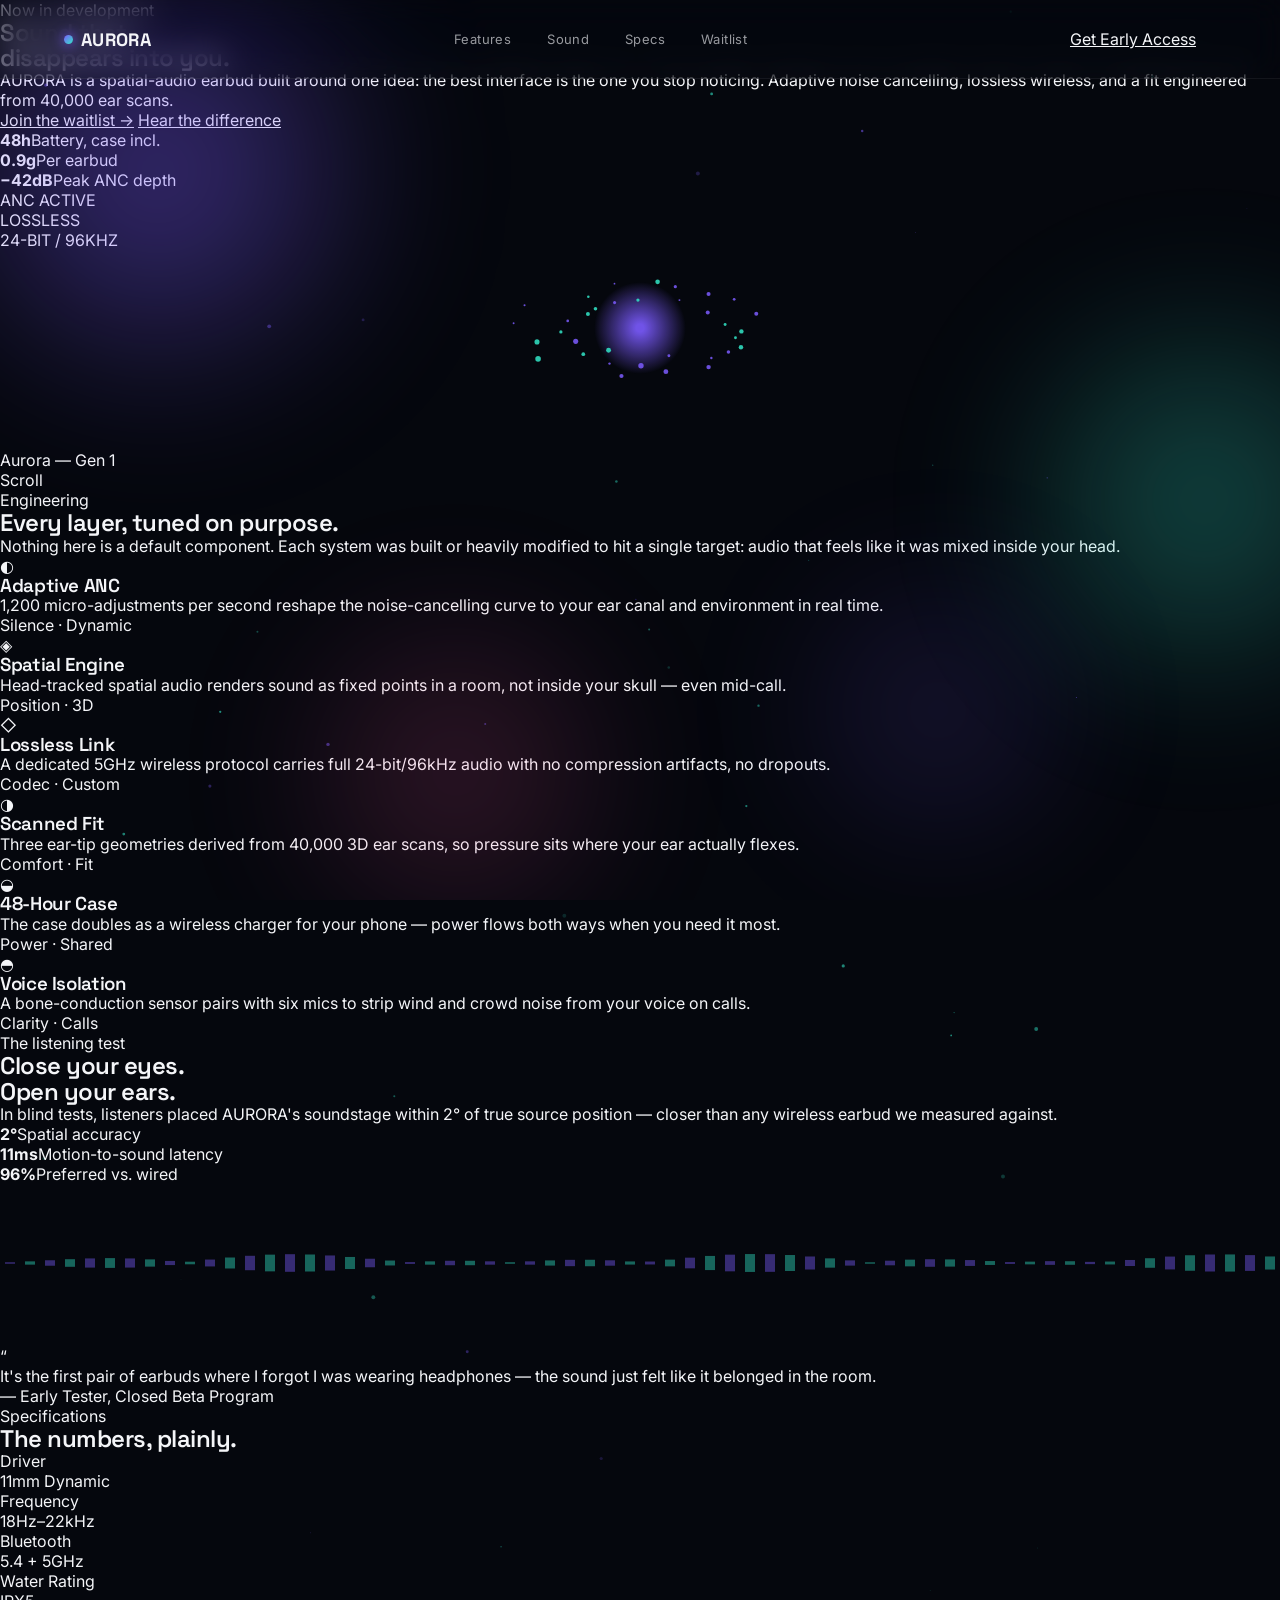
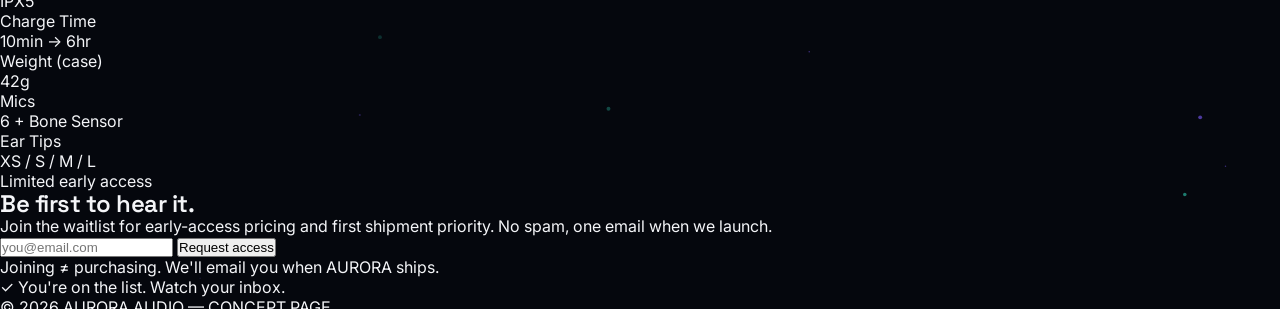
<file: task.html>
<!DOCTYPE html>
<html lang="en">
<head>
<meta charset="UTF-8">
<meta name="viewport" content="width=device-width, initial-scale=1.0">
<title>AURORA — Spatial Audio, Reimagined</title>
<link rel="preconnect" href="https://fonts.googleapis.com">
<link href="https://fonts.googleapis.com/css2?family=Space+Grotesk:wght@400;500;600;700&family=Inter:wght@400;500;600&family=JetBrains+Mono:wght@400;500&display=swap" rel="stylesheet">
<style>
  :root{
    --bg:#05070D;
    --bg2:#0A0E18;
    --bg3:#0F1424;
    --glass:rgba(255,255,255,0.055);
    --glass-strong:rgba(255,255,255,0.09);
    --glass-border:rgba(255,255,255,0.14);
    --violet:#7C5CFF;
    --cyan:#33E6C8;
    --text:#F4F5F8;
    --text-dim:rgba(244,245,248,0.62);
    --text-faint:rgba(244,245,248,0.38);
  }
  *{box-sizing:border-box; margin:0; padding:0;}
  html{scroll-behavior:smooth;}
  body{
    background:var(--bg);
    color:var(--text);
    font-family:'Inter', sans-serif;
    overflow-x:hidden;
    cursor:default;
  }
  @media (prefers-reduced-motion: reduce){
    html{scroll-behavior:auto;}
    *{animation-duration:0.01ms !important; animation-iteration-count:1 !important; transition-duration:0.01ms !important;}
  }
  ::selection{background:var(--violet); color:#fff;}

  h1,h2,h3{
    font-family:'Space Grotesk', sans-serif;
    font-weight:600;
    letter-spacing:-0.02em;
    line-height:1.05;
  }
  .mono{font-family:'JetBrains Mono', monospace;}

  a{color:inherit;}

  /* ---------------- Background canvas ---------------- */
  #bg-canvas{
    position:fixed;
    inset:0;
    z-index:0;
    pointer-events:none;
  }

  /* ---------------- Ambient glow orbs (parallax) ---------------- */
  .orb-field{
    position:fixed;
    inset:0;
    z-index:0;
    pointer-events:none;
    overflow:hidden;
  }
  .orb{
    position:absolute;
    border-radius:50%;
    filter:blur(70px);
    opacity:0.5;
    will-change:transform;
  }
  .orb1{ width:520px; height:520px; top:-10%; left:-8%; background:radial-gradient(circle, var(--violet), transparent 70%); }
  .orb2{ width:460px; height:460px; top:30%; right:-12%; background:radial-gradient(circle, var(--cyan), transparent 70%); opacity:0.35; }
  .orb3{ width:400px; height:400px; bottom:-8%; left:20%; background:radial-gradient(circle, #FF5CA8, transparent 70%); opacity:0.22; }
  .orb4{ width:340px; height:340px; top:60%; left:60%; background:radial-gradient(circle, var(--violet), transparent 70%); opacity:0.2; }

  /* ---------------- Nav ---------------- */
  nav{
    position:fixed;
    top:0; left:0; right:0;
    z-index:200;
    display:flex;
    justify-content:space-between;
    align-items:center;
    padding:20px 5vw;
    backdrop-filter:blur(16px) saturate(140%);
    -webkit-backdrop-filter:blur(16px) saturate(140%);
    background:rgba(5,7,13,0.35);
    border-bottom:1px solid rgba(255,255,255,0.06);
    transition:background 0.4s ease, border-color 0.4s ease;
  }
  nav.scrolled{
    background:rgba(5,7,13,0.72);
    border-bottom-color:rgba(255,255,255,0.1);
  }
  .logo{
    font-family:'Space Grotesk', sans-serif;
    font-weight:700;
    font-size:18px;
    letter-spacing:0.02em;
    display:flex;
    align-items:center;
    gap:8px;
  }
  .logo::before{
    content:'';
    width:9px; height:9px;
    border-radius:50%;
    background:linear-gradient(135deg, var(--violet), var(--cyan));
    box-shadow:0 0 12px 2px rgba(124,92,255,0.6);
  }
  .nav-links{
    display:flex;
    gap:36px;
    font-size:13px;
    letter-spacing:0.03em;
    color:var(--text-dim);
  }
  .nav-links a{
    text-decoration:none;
    position:relative;
    transition:color 0.25s ease;
  }
  .nav-links a:hover{color:var(--text);}
  .nav-links a::after{
    content:'';
    position:absolute;
    left:0; bottom:-5px;
    width:0%; height:1px;
    background:linear-gradient(90deg, var(--violet), var(--cyan));
    transition:width 0.3s ease;
  }
  .nav-links a:hover::after{width:100%;}
  .nav-cta{
    display:none;
  }
  @media (min-width:720px){
    .nav-cta{
      display:inline-block;
      padding:9px 20px;
      border-radius:100px;
      nav{
    position:fixed;
    top:0; left:0; right:0;
    z-index:200;
    display:flex;
    justify-content:space-between;
    align-items:center;
    padding:20px 5vw;
    backdrop-filter:blur(16px) saturate(140%);
    -webkit-backdrop-filter:blur(16px) saturate(140%);
    background:rgba(5,7,13,0.35);
    border-bottom:1px solid rgba(255,255,255,0.06);
    transition:background 0.4s ease, border-color 0.4s ease;
  }
  nav.scrolled{
    background:rgba(5,7,13,0.72);
    border-bottom-color:rgba(255,255,255,0.1);
  }
  .logo{
    font-family:'Space Grotesk', sans-serif;
    font-weight:700;
    font-size:18px;
    letter-spacing:0.02em;
    display:flex;
    align-items:center;
    gap:8px;
  }
  .logo::before{
    content:'';
    width:9px; height:9px;
    border-radius:50%;
    background:linear-gradient(135deg, var(--violet), var(--cyan));
    box-shadow:0 0 12px 2px rgba(124,92,255,0.6);
  }
  .nav-links{
    display:flex;
    gap:36px;
    font-size:13px;
    letter-spacing:0.03em;
    color:var(--text-dim);
  }
  .nav-links a{
    text-decoration:none;
    position:relative;
    transition:color 0.25s ease;
  }
  .nav-links a:hover{color:var(--text);}
  .nav-links a::after{
    content:'';
    position:absolute;
    left:0; bottom:-5px;
    width:0%; height:1px;
    background:linear-gradient(90deg, var(--violet), var(--cyan));
    transition:width 0.3s ease;
  }
  .nav-links a:hover::after{width:100%;}
  .nav-cta{
    display:none;
  }
  @media (min-width:720px){
    .nav-cta{
      display:inline-block;
      padding:9px 20px;
      border-radius:100px;
      background:var(--glass-strong);
      border:1px solid var(--glass-border);
      font-size:12px;
      letter-spacing:0.05em;
      text-decoration:none;
      backdrop-filter:blur(10px);
      transition:background 0.25s ease, transform 0.25s ease;
    }
    .nav-cta:hover{ background:rgba(255,255,255,0.14); transform:translateY(-1px); }
  }
  @media (max-width:840px){
    .nav-links{display:none;}
  }

  /* ---------------- Sections generic ---------------- */
  section{
    position:relative;
    z-index:2;
  }
  .wrap{
    max-width:1180px;
    margin:0 auto;
    padding:0 5vw;
  }
  .eyebrow{
    display:inline-flex;
    align-items:center;
    gap:9px;
    font-family:'JetBrains Mono', monospace;
    font-size:11.5px;
    letter-spacing:0.16em;
    text-transform:uppercase;
    color:var(--cyan);
    margin-bottom:20px;
  }
  .eyebrow::before{
    content:'';
    width:20px; height:1px;
    background:var(--cyan);
  }
  /* ---------------- Hero ---------------- */
  #hero{
    min-height:100vh;
    display:flex;
    align-items:center;
    padding-top:80px;
  }
  .hero-grid{
    display:grid;
    grid-template-columns:1.05fr 0.95fr;
    gap:40px;
    align-items:center;
    width:100%;
  }
  @media (max-width:900px){
    .hero-grid{ grid-template-columns:1fr; }
  }
  .hero-title{
    font-size:clamp(2.6rem, 5.2vw, 4.5rem);
  }
  .hero-title .grad{
    background:linear-gradient(120deg, var(--violet), var(--cyan) 60%);
    -webkit-background-clip:text;
    background-clip:text;
    color:transparent;
  }
  .hero-sub{
    margin-top:22px;
    font-size:16.5px;
    line-height:1.75;
    color:var(--text-dim);
    max-width:46ch;
  }
  .hero-actions{
    margin-top:38px;
    display:flex;
    gap:14px;
    flex-wrap:wrap;
  }
  .btn{
    padding:14px 28px;
    border-radius:100px;
    font-size:13.5px;
    letter-spacing:0.03em;
    font-weight:500;
    text-decoration:none;
    display:inline-flex;
    align-items:center;
    gap:8px;
    transition:transform 0.25s ease, box-shadow 0.25s ease, background 0.25s ease;
    cursor:pointer;
    border:none;
  }
  .btn-primary{
    background:linear-gradient(120deg, var(--violet), #9A7CFF);
    color:#fff;
    box-shadow:0 8px 24px -8px rgba(124,92,255,0.6);
  }
  .btn-primary:hover{ transform:translateY(-2px); box-shadow:0 12px 32px -8px rgba(124,92,255,0.75); }
  .btn-ghost{
    background:var(--glass);
    border:1px solid var(--glass-border);
    color:var(--text);
    backdrop-filter:blur(10px);
  }
  .btn-ghost:hover{ background:var(--glass-strong); transform:translateY(-2px); }

  .hero-stats{
    margin-top:52px;
    display:flex;
    gap:38px;
  }
  .hero-stats .stat b{
    display:block;
    font-family:'Space Grotesk', sans-serif;
    font-size:24px;
    font-weight:600;
    background:linear-gradient(120deg, var(--text), var(--text-dim));
    -webkit-background-clip:text;
    background-clip:text;
  }
  .hero-stats .stat span{
    font-family:'JetBrains Mono', monospace;
    font-size:10.5px;
    letter-spacing:0.08em;
    text-transform:uppercase;
    color:var(--text-faint);
  }

  /* Hero visual: glass product card w/ tilt + orbiting particles */
  .hero-visual{
    position:relative;
    height:480px;
    display:flex;
    align-items:center;
    justify-content:center;
    perspective:1000px;
  }
  .tilt-card{
    position:relative;
    width:320px;
    height:400px;
    border-radius:28px;
    background:linear-gradient(160deg, rgba(255,255,255,0.09), rgba(255,255,255,0.02));
    border:1px solid var(--glass-border);
    backdrop-filter:blur(20px) saturate(160%);
    -webkit-backdrop-filter:blur(20px) saturate(160%);
    box-shadow:0 30px 80px -20px rgba(0,0,0,0.6), inset 0 1px 0 rgba(255,255,255,0.12);
    transform-style:preserve-3d;
    transition:transform 0.15s ease-out;
    display:flex;
    align-items:center;
    justify-content:center;
    overflow:hidden;
  }
  .tilt-card .shine{
    position:absolute;
    inset:-50%;
    background:radial-gradient(circle at 50% 0%, rgba(255,255,255,0.18), transparent 55%);
    pointer-events:none;
  }
  #orbit-canvas{
    width:100%;
    height:100%;
  }
  .card-caption{
    position:absolute;
    bottom:22px; left:0; right:0;
    text-align:center;
    font-family:'JetBrains Mono', monospace;
    font-size:10.5px;
    letter-spacing:0.12em;
    color:var(--text-faint);
    text-transform:uppercase;
  }

  /* floating mini glass chips around card */
  .chip{
    position:absolute;
    padding:8px 14px;
    border-radius:100px;
    background:var(--glass-strong);
    border:1px solid var(--glass-border);
    backdrop-filter:blur(12px);
    font-family:'JetBrains Mono', monospace;
    font-size:10.5px;
    letter-spacing:0.05em;
    color:var(--text);
    display:flex;
    align-items:center;
    gap:6px;
    animation:floatChip 5s ease-in-out infinite;
  }
  .chip::before{ content:''; width:6px; height:6px; border-radius:50%; background:var(--cyan); box-shadow:0 0 8px var(--cyan); }
  .chip-1{ top:6%; left:-6%; animation-delay:0s; }
  .chip-2{ bottom:14%; right:-8%; animation-delay:1.4s; }
  .chip-3{ top:44%; right:-14%; animation-delay:2.6s; }
  @keyframes floatChip{
    0%,100%{ transform:translateY(0); }
    50%{ transform:translateY(-10px); }
  }
  @media (max-width:900px){
    .hero-visual{ height:400px; margin-top:20px; }
    .chip{ display:none; }
  }

  .scroll-indicator{
    position:absolute;
    bottom:36px;
    left:50%;
    transform:translateX(-50%);
    display:flex;
    flex-direction:column;
    align-items:center;
    gap:8px;
    font-family:'JetBrains Mono', monospace;
    font-size:10px;
    letter-spacing:0.14em;
    color:var(--text-faint);
    text-transform:uppercase;
  }
  .scroll-indicator .line{
    width:1px; height:34px;
    background:linear-gradient(to bottom, var(--cyan), transparent);
    animation:scrollLine 1.8s ease-in-out infinite;
  }
  @keyframes scrollLine{
    0%{ transform:scaleY(0); transform-origin:top; }
    50%{ transform:scaleY(1); transform-origin:top; }
    50.1%{ transform-origin:bottom; }
    100%{ transform:scaleY(0); transform-origin:bottom; }
  }

  /* ---------------- Section headers ---------------- */
  .section-head{
    max-width:640px;
    margin-bottom:64px;
  }
  .section-head h2{
    font-size:clamp(2rem, 3.6vw, 3rem);
  }
  .section-head p{
    margin-top:16px;
    color:var(--text-dim);
    font-size:15.5px;
    line-height:1.7;
    max-width:52ch;
  }
  /* ---------------- Feature grid (glass cards, scroll reveal) ---------------- */
  #features{ padding:140px 0; }
  .feature-grid{
    display:grid;
    grid-template-columns:repeat(3, 1fr);
    gap:22px;
  }
  @media (max-width:900px){ .feature-grid{ grid-template-columns:1fr 1fr; } }
  @media (max-width:600px){ .feature-grid{ grid-template-columns:1fr; } }

  .reveal{
    opacity:0;
    transform:translateY(36px);
    transition:opacity 0.8s cubic-bezier(.22,.9,.32,1), transform 0.8s cubic-bezier(.22,.9,.32,1);
  }
  .reveal.in-view{
    opacity:1;
    transform:translateY(0);
  }

  .fcard{
    position:relative;
    padding:30px 26px;
    border-radius:20px;
    background:var(--glass);
    border:1px solid var(--glass-border);
    backdrop-filter:blur(18px) saturate(150%);
    -webkit-backdrop-filter:blur(18px) saturate(150%);
    overflow:hidden;
    transition:transform 0.35s ease, border-color 0.35s ease, background 0.35s ease;
  }
  .fcard:hover{
    transform:translateY(-6px);
    border-color:rgba(255,255,255,0.28);
    background:var(--glass-strong);
  }
  .fcard::before{
    content:'';
    position:absolute;
    top:-40%; left:-40%;
    width:180%; height:180%;
    background:radial-gradient(circle at 30% 20%, rgba(124,92,255,0.14), transparent 55%);
    pointer-events:none;
  }
  .fcard .ficon{
    width:42px; height:42px;
    border-radius:12px;
    background:linear-gradient(135deg, rgba(124,92,255,0.25), rgba(51,230,200,0.18));
    border:1px solid var(--glass-border);
    display:flex; align-items:center; justify-content:center;
    margin-bottom:20px;
  }
  .fcard h3{
    font-size:19px;
    font-weight:600;
    margin-bottom:10px;
  }
  .fcard p{
    font-size:14px;
    line-height:1.65;
    color:var(--text-dim);
  }
  .fcard .ftag{
    margin-top:18px;
    font-family:'JetBrains Mono', monospace;
    font-size:10.5px;
    letter-spacing:0.08em;
    color:var(--text-faint);
    text-transform:uppercase;
  }
  /* ---------------- Parallax showcase ---------------- */
  #showcase{
    position:relative;
    min-height:120vh;
    display:flex;
    align-items:center;
    overflow:hidden;
    padding:100px 0;
  }
  .showcase-layer{
    position:absolute;
    inset:0;
    will-change:transform;
  }
  .ring{
    position:absolute;
    border-radius:50%;
    border:1px solid rgba(255,255,255,0.08);
  }
  .ring1{ width:640px; height:640px; top:8%; left:50%; margin-left:-320px; }
  .ring2{ width:460px; height:460px; top:20%; left:50%; margin-left:-230px; border-color:rgba(51,230,200,0.12); }
  .ring3{ width:280px; height:280px; top:32%; left:50%; margin-left:-140px; border-color:rgba(124,92,255,0.16); }

  .showcase-content{
    position:relative;
    z-index:5;
    text-align:center;
    max-width:640px;
    margin:0 auto;
  }
  .showcase-content h2{
    font-size:clamp(2.2rem, 5vw, 3.6rem);
  }
  .showcase-content p{
    margin:20px auto 0;
    color:var(--text-dim);
    font-size:16px;
    line-height:1.75;
    max-width:48ch;
  }
  .showcase-metrics{
    margin-top:52px;
    display:flex;
    justify-content:center;
    gap:52px;
    flex-wrap:wrap;
  }
  .showcase-metrics .metric b{
    display:block;
    font-family:'Space Grotesk', sans-serif;
    font-size:34px;
    font-weight:700;
    background:linear-gradient(120deg, var(--violet), var(--cyan));
    -webkit-background-clip:text;
    background-clip:text;
    color:transparent;
  }
  .showcase-metrics .metric span{
    font-family:'JetBrains Mono', monospace;
    font-size:10.5px;
    letter-spacing:0.08em;
    text-transform:uppercase;
    color:var(--text-faint);
  }
  /* ---------------- Waveform / particle strip ---------------- */
  #wave-strip{
    position:relative;
    height:160px;
    display:flex;
    align-items:center;
    justify-content:center;
  }
  #wave-canvas{ width:100%; height:100%; }

  /* ---------------- Testimonial ---------------- */
  #quote{
    padding:140px 0;
    display:flex;
    justify-content:center;
  }
  .quote-card{
    max-width:760px;
    padding:56px 60px;
    border-radius:26px;
    background:var(--glass);
    border:1px solid var(--glass-border);
    backdrop-filter:blur(20px) saturate(150%);
    -webkit-backdrop-filter:blur(20px) saturate(150%);
    text-align:center;
    position:relative;
  }
  @media (max-width:640px){ .quote-card{ padding:40px 26px; } }
  .quote-mark{
    font-family:'Space Grotesk', sans-serif;
    font-size:56px;
    color:var(--violet);
    opacity:0.5;
    line-height:1;
  }
  .quote-card p{
    font-family:'Space Grotesk', sans-serif;
    font-size:clamp(1.3rem, 2.6vw, 1.7rem);
    font-weight:500;
    line-height:1.5;
    margin-top:12px;
  }
  .quote-attr{
    margin-top:28px;
    font-family:'JetBrains Mono', monospace;
    font-size:11.5px;
    letter-spacing:0.06em;
    color:var(--text-faint);
    text-transform:uppercase;
  }

  /* ---------------- Specs ---------------- */
  #specs{ padding:60px 0 140px; }
  .specs-grid{
    display:grid;
    grid-template-columns:repeat(4, 1fr);
    gap:1px;
    background:var(--glass-border);
    border:1px solid var(--glass-border);
    border-radius:20px;
    overflow:hidden;
  }
  @media (max-width:900px){ .specs-grid{ grid-template-columns:1fr 1fr; } }
  @media (max-width:520px){ .specs-grid{ grid-template-columns:1fr; } }
  .spec-cell{
    background:rgba(10,14,24,0.7);
    padding:30px 24px;
    transition:background 0.3s ease;
  }
  .spec-cell:hover{ background:rgba(255,255,255,0.05); }
  .spec-cell .label{
    font-family:'JetBrains Mono', monospace;
    font-size:10.5px;
    letter-spacing:0.1em;
    text-transform:uppercase;
    color:var(--text-faint);
  }
  .spec-cell .value{
    margin-top:10px;
    font-family:'Space Grotesk', sans-serif;
    font-size:22px;
    font-weight:600;
  }

  /* ---------------- CTA / Waitlist ---------------- */
  #cta{
    padding:100px 0 60px;
  }
  .cta-card{
    position:relative;
    border-radius:28px;
    padding:70px 40px;
    text-align:center;
    background:linear-gradient(160deg, rgba(124,92,255,0.14), rgba(51,230,200,0.08));
    border:1px solid var(--glass-border);
    overflow:hidden;
  }
  .cta-card h2{ font-size:clamp(1.9rem, 4vw, 2.8rem); }
  .cta-card p{
    margin:16px auto 0;
    color:var(--text-dim);
    max-width:44ch;
  }
  .cta-form{
    margin:34px auto 0;
    display:flex;
    max-width:420px;
    gap:10px;
    flex-wrap:wrap;
    justify-content:center;
  }
  .cta-form input{
    flex:1;
    min-width:200px;
    padding:14px 18px;
    border-radius:100px;
    border:1px solid var(--glass-border);
    background:rgba(255,255,255,0.06);
    color:var(--text);
    font-family:'Inter', sans-serif;
    font-size:14px;
    outline:none;
    transition:border-color 0.25s ease, background 0.25s ease;
  }
  .cta-form input::placeholder{ color:var(--text-faint); }
  .cta-form input:focus{ border-color:var(--cyan); background:rgba(255,255,255,0.09); }
  .form-note{
    margin-top:14px;
    font-family:'JetBrains Mono', monospace;
    font-size:10.5px;
    color:var(--text-faint);
  }
  .form-success{
    margin-top:14px;
    font-family:'JetBrains Mono', monospace;
    font-size:11.5px;
    color:var(--cyan);
    display:none;
  }
  .form-success.show{ display:block; }
  /* ---------------- Footer ---------------- */
  footer{
    padding:40px 5vw 50px;
    display:flex;
    justify-content:space-between;
    align-items:center;
    border-top:1px solid rgba(255,255,255,0.06);
    font-family:'JetBrains Mono', monospace;
    font-size:11px;
    color:var(--text-faint);
    flex-wrap:wrap;
    gap:14px;
  }
  footer .fsocial{ display:flex; gap:20px; }
  footer a{ text-decoration:none; color:var(--text-faint); transition:color 0.25s ease; }
  footer a:hover{ color:var(--text); }

  /* focus visibility */
  a:focus-visible, button:focus-visible, input:focus-visible{
    outline:2px solid var(--cyan);
    outline-offset:3px;
  }
</style>
</head>
<body>

<canvas id="bg-canvas"></canvas>
<div class="orb-field">
  <div class="orb orb1" data-speed="0.18"></div>
  <div class="orb orb2" data-speed="0.28"></div>
  <div class="orb orb3" data-speed="0.12"></div>
  <div class="orb orb4" data-speed="0.22"></div>
</div>

<nav id="navbar">
  <div class="logo">AURORA</div>
  <div class="nav-links">
    <a href="#features">Features</a>
    <a href="#showcase">Sound</a>
    <a href="#specs">Specs</a>
    <a href="#cta">Waitlist</a>
  </div>
  <a href="#cta" class="nav-cta">Get Early Access</a>
</nav>

<!-- HERO -->
<section id="hero">
  <div class="wrap hero-grid">
    <div>
      <div class="eyebrow">Now in development</div>
      <h1 class="hero-title">Sound that<br><span class="grad">disappears into you.</span></h1>
      <p class="hero-sub">AURORA is a spatial-audio earbud built around one idea: the best interface is the one you stop noticing. Adaptive noise cancelling, lossless wireless, and a fit engineered from 40,000 ear scans.</p>
      <div class="hero-actions">
        <a href="#cta" class="btn btn-primary">Join the waitlist →</a>
        <a href="#showcase" class="btn btn-ghost">Hear the difference</a>
      </div>
      <div class="hero-stats">
        <div class="stat"><b>48h</b><span>Battery, case incl.</span></div>
        <div class="stat"><b>0.9g</b><span>Per earbud</span></div>
        <div class="stat"><b>−42dB</b><span>Peak ANC depth</span></div>
      </div>
    </div>
    <div class="hero-visual">
      <div class="chip chip-1">ANC ACTIVE</div>
      <div class="chip chip-2">LOSSLESS</div>
      <div class="chip chip-3">24-BIT / 96KHZ</div>
      <div class="tilt-card" id="tiltCard">
        <div class="shine"></div>
        <canvas id="orbit-canvas"></canvas>
        <div class="card-caption">Aurora — Gen 1</div>
      </div>
    </div>
  </div>
  <div class="scroll-indicator"><span>Scroll</span><div class="line"></div></div>
</section>
<!-- FEATURES -->
<section id="features">
  <div class="wrap">
    <div class="section-head reveal">
      <div class="eyebrow">Engineering</div>
      <h2>Every layer, tuned on purpose.</h2>
      <p>Nothing here is a default component. Each system was built or heavily modified to hit a single target: audio that feels like it was mixed inside your head.</p>
    </div>
    <div class="feature-grid">
      <div class="fcard reveal">
        <div class="ficon">◐</div>
        <h3>Adaptive ANC</h3>
        <p>1,200 micro-adjustments per second reshape the noise-cancelling curve to your ear canal and environment in real time.</p>
        <div class="ftag">Silence · Dynamic</div>
      </div>
      <div class="fcard reveal">
        <div class="ficon">◈</div>
        <h3>Spatial Engine</h3>
        <p>Head-tracked spatial audio renders sound as fixed points in a room, not inside your skull — even mid-call.</p>
        <div class="ftag">Position · 3D</div>
      </div>
      <div class="fcard reveal">
        <div class="ficon">◇</div>
        <h3>Lossless Link</h3>
        <p>A dedicated 5GHz wireless protocol carries full 24-bit/96kHz audio with no compression artifacts, no dropouts.</p>
        <div class="ftag">Codec · Custom</div>
      </div>
      <div class="fcard reveal">
        <div class="ficon">◑</div>
        <h3>Scanned Fit</h3>
        <p>Three ear-tip geometries derived from 40,000 3D ear scans, so pressure sits where your ear actually flexes.</p>
        <div class="ftag">Comfort · Fit</div>
      </div>
      <div class="fcard reveal">
        <div class="ficon">◒</div>
        <h3>48-Hour Case</h3>
        <p>The case doubles as a wireless charger for your phone — power flows both ways when you need it most.</p>
        <div class="ftag">Power · Shared</div>
      </div>
      <div class="fcard reveal">
        <div class="ficon">◓</div>
        <h3>Voice Isolation</h3>
        <p>A bone-conduction sensor pairs with six mics to strip wind and crowd noise from your voice on calls.</p>
        <div class="ftag">Clarity · Calls</div>
      </div>
    </div>
  </div>
</section>

<!-- SHOWCASE / PARALLAX RINGS -->
<section id="showcase">
  <div class="showcase-layer" data-speed="0.25">
    <div class="ring ring1"></div>
  </div>
  <div class="showcase-layer" data-speed="0.45">
    <div class="ring ring2"></div>
  </div>
  <div class="showcase-layer" data-speed="0.7">
    <div class="ring ring3"></div>
  </div>
  <div class="wrap">
    <div class="showcase-content reveal">
      <div class="eyebrow" style="justify-content:center;">The listening test</div>
      <h2>Close your eyes.<br>Open your ears.</h2>
      <p>In blind tests, listeners placed AURORA's soundstage within 2° of true source position — closer than any wireless earbud we measured against.</p>
      <div class="showcase-metrics">
        <div class="metric"><b>2°</b><span>Spatial accuracy</span></div>
        <div class="metric"><b>11ms</b><span>Motion-to-sound latency</span></div>
        <div class="metric"><b>96%</b><span>Preferred vs. wired</span></div>
      </div>
    </div>
  </div>
</section>
<!-- WAVEFORM STRIP -->
<section id="wave-strip">
  <canvas id="wave-canvas"></canvas>
</section>

<!-- QUOTE -->
<section id="quote">
  <div class="quote-card reveal">
    <div class="quote-mark">“</div>
    <p>It's the first pair of earbuds where I forgot I was wearing headphones — the sound just felt like it belonged in the room.</p>
    <div class="quote-attr">— Early Tester, Closed Beta Program</div>
  </div>
</section>

<!-- SPECS -->
<section id="specs">
  <div class="wrap">
    <div class="section-head reveal">
      <div class="eyebrow">Specifications</div>
      <h2>The numbers, plainly.</h2>
    </div>
    <div class="specs-grid reveal">
      <div class="spec-cell"><div class="label">Driver</div><div class="value">11mm Dynamic</div></div>
      <div class="spec-cell"><div class="label">Frequency</div><div class="value">18Hz–22kHz</div></div>
      <div class="spec-cell"><div class="label">Bluetooth</div><div class="value">5.4 + 5GHz</div></div>
      <div class="spec-cell"><div class="label">Water Rating</div><div class="value">IPX5</div></div>
      <div class="spec-cell"><div class="label">Charge Time</div><div class="value">10min → 6hr</div></div>
      <div class="spec-cell"><div class="label">Weight (case)</div><div class="value">42g</div></div>
      <div class="spec-cell"><div class="label">Mics</div><div class="value">6 + Bone Sensor</div></div>
      <div class="spec-cell"><div class="label">Ear Tips</div><div class="value">XS / S / M / L</div></div>
    </div>
  </div>
</section>

<!-- CTA -->
<section id="cta">
  <div class="wrap">
    <div class="cta-card reveal">
      <div class="eyebrow" style="justify-content:center;">Limited early access</div>
      <h2>Be first to hear it.</h2>
      <p>Join the waitlist for early-access pricing and first shipment priority. No spam, one email when we launch.</p>
      <form class="cta-form" id="waitlistForm">
        <input type="email" placeholder="you@email.com" id="emailInput" required>
        <button type="submit" class="btn btn-primary">Request access</button>
      </form>
      <div class="form-note">Joining ≠ purchasing. We'll email you when AURORA ships.</div>
      <div class="form-success" id="formSuccess">✓ You're on the list. Watch your inbox.</div>
    </div>
  </div>
</section>

<footer>
  <span>© 2026 AURORA AUDIO — CONCEPT PAGE</span>
  <div class="fsocial">
    <a href="#hero">Back to top</a>
    <a href="#">Instagram</a>
    <a href="#">X</a>
  </div>
</footer>

<script>
(function(){
  /* ===== Nav background on scroll ===== */
  const nav = document.getElementById('navbar');
  function handleNav(){
    if(window.scrollY > 40) nav.classList.add('scrolled');
    else nav.classList.remove('scrolled');
  }
  window.addEventListener('scroll', handleNav, {passive:true});
  handleNav();

  /* ===== Ambient background particle canvas ===== */
  const bgCanvas = document.getElementById('bg-canvas');
  const bgCtx = bgCanvas.getContext('2d');
  let bgParticles = [];

  function resizeBg(){
    bgCanvas.width = window.innerWidth;
    bgCanvas.height = document.documentElement.scrollHeight;
  }

  function seedBgParticles(){
    const count = Math.floor((window.innerWidth * window.innerHeight) / 22000);
    bgParticles = Array.from({length: Math.min(count, 140)}, () => ({
      x: Math.random() * bgCanvas.width,
      y: Math.random() * bgCanvas.height,
      r: Math.random() * 1.6 + 0.4,
      vy: Math.random() * 0.15 + 0.03,
      vx: (Math.random() - 0.5) * 0.06,
      alpha: Math.random() * 0.5 + 0.15,
      hue: Math.random() > 0.5 ? '124,92,255' : '51,230,200'
    }));
  }
  function drawBg(){
    bgCtx.clearRect(0, 0, bgCanvas.width, bgCanvas.height);
    bgParticles.forEach(p => {
      p.y -= p.vy;
      p.x += p.vx;
      if(p.y < -10){ p.y = bgCanvas.height + 10; p.x = Math.random() * bgCanvas.width; }
      bgCtx.beginPath();
      bgCtx.arc(p.x, p.y, p.r, 0, Math.PI * 2);
      bgCtx.fillStyle = `rgba(${p.hue},${p.alpha})`;
      bgCtx.fill();
    });
    requestAnimationFrame(drawBg);
  }

  resizeBg();
  seedBgParticles();
  drawBg();
  window.addEventListener('resize', () => { resizeBg(); seedBgParticles(); });

  /* ===== Orb + showcase-ring parallax on scroll ===== */
  const parallaxEls = document.querySelectorAll('[data-speed]');
  let scrollTicking = false;

  function updateParallax(){
    const y = window.scrollY;
    parallaxEls.forEach(el => {
      const speed = parseFloat(el.dataset.speed);
      el.style.transform = `translateY(${y * speed * -0.15}px)`;
    });
    scrollTicking = false;
  }
  window.addEventListener('scroll', () => {
    if(!scrollTicking){
      requestAnimationFrame(updateParallax);
      scrollTicking = true;
    }
  }, {passive:true});
  updateParallax();

  /* ===== Scroll-reveal via IntersectionObserver ===== */
  const revealEls = document.querySelectorAll('.reveal');
  const io = new IntersectionObserver((entries) => {
    entries.forEach(entry => {
      if(entry.isIntersecting){
        entry.target.classList.add('in-view');
        io.unobserve(entry.target);
      }
    });
  }, { threshold: 0.15, rootMargin: '0px 0px -60px 0px' });
  revealEls.forEach(el => io.observe(el));

  /* ===== Tilt card (mouse-follow 3D) ===== */
  const tiltCard = document.getElementById('tiltCard');
  const heroVisual = document.querySelector('.hero-visual');
  if(window.matchMedia('(hover: hover)').matches){
    heroVisual.addEventListener('mousemove', (e) => {
      const rect = tiltCard.getBoundingClientRect();
      const px = (e.clientX - rect.left) / rect.width - 0.5;
      const py = (e.clientY - rect.top) / rect.height - 0.5;
      tiltCard.style.transform = `rotateY(${px * 16}deg) rotateX(${-py * 16}deg) scale(1.02)`;
    });
    heroVisual.addEventListener('mouseleave', () => {
      tiltCard.style.transform = 'rotateY(0deg) rotateX(0deg) scale(1)';
    });
  }

  /* ===== Orbit canvas inside tilt card ===== */
  const orbitCanvas = document.getElementById('orbit-canvas');
  const orbitCtx = orbitCanvas.getContext('2d');
  let orbitDots = [];

  function sizeOrbitCanvas(){
    const rect = tiltCard.getBoundingClientRect();
    orbitCanvas.width = rect.width;
    orbitCanvas.height = rect.height;
  }

  function seedOrbit(){
    orbitDots = Array.from({length: 34}, (_, i) => ({
      angle: (i / 34) * Math.PI * 2,
      radius: 60 + Math.random() * 70,
      speed: 0.002 + Math.random() * 0.004,
      r: Math.random() * 2 + 0.8,
      hue: Math.random() > 0.5 ? '124,92,255' : '51,230,200'
    }));
  }

  function drawOrbit(){
    const w = orbitCanvas.width, h = orbitCanvas.height;
    orbitCtx.clearRect(0, 0, w, h);
    const cx = w / 2, cy = h / 2 - 20;

    // core glow
    const grad = orbitCtx.createRadialGradient(cx, cy, 4, cx, cy, 46);
    grad.addColorStop(0, 'rgba(124,92,255,0.9)');
    grad.addColorStop(1, 'rgba(124,92,255,0)');
    orbitCtx.beginPath();
    orbitCtx.arc(cx, cy, 46, 0, Math.PI * 2);
    orbitCtx.fillStyle = grad;
    orbitCtx.fill();
    orbitDots.forEach(d => {
      d.angle += d.speed;
      const x = cx + Math.cos(d.angle) * d.radius;
      const y = cy + Math.sin(d.angle) * d.radius * 0.4;
      orbitCtx.beginPath();
      orbitCtx.arc(x, y, d.r, 0, Math.PI * 2);
      orbitCtx.fillStyle = `rgba(${d.hue},0.85)`;
      orbitCtx.fill();
    });

    requestAnimationFrame(drawOrbit);
  }

  sizeOrbitCanvas();
  seedOrbit();
  drawOrbit();
  window.addEventListener('resize', sizeOrbitCanvas);

  /* ===== Waveform strip (scroll-reactive) ===== */
  const waveCanvas = document.getElementById('wave-canvas');
  const waveCtx = waveCanvas.getContext('2d');
  const waveSection = document.getElementById('wave-strip');
  let waveIntensity = 0.3;

  function sizeWave(){
    waveCanvas.width = waveSection.clientWidth;
    waveCanvas.height = waveSection.clientHeight;
  }

  function drawWave(t){
    const w = waveCanvas.width, h = waveCanvas.height;
    waveCtx.clearRect(0, 0, w, h);
    const bars = 64;
    const gap = w / bars;

    // update intensity based on how centered the strip is in viewport
    const rect = waveSection.getBoundingClientRect();
    const vh = window.innerHeight;
    const centerDist = Math.abs((rect.top + rect.height / 2) - vh / 2);
    const proximity = Math.max(0, 1 - centerDist / (vh * 0.8));
    waveIntensity = 0.15 + proximity * 0.85;

    for(let i = 0; i < bars; i++){
      const n = Math.sin(i * 0.4 + t * 0.0022) * 0.5 + Math.sin(i * 0.15 - t * 0.0016) * 0.5;
      const barH = (Math.abs(n) * 0.7 + 0.06) * h * waveIntensity;
      const x = i * gap + gap * 0.25;
      const y = h / 2 - barH / 2;
      const hue = i % 2 === 0 ? '124,92,255' : '51,230,200';
      waveCtx.fillStyle = `rgba(${hue},${0.35 + waveIntensity * 0.5})`;
      waveCtx.fillRect(x, y, gap * 0.5, barH);
    }
    requestAnimationFrame(drawWave);
  }

  sizeWave();
  window.addEventListener('resize', sizeWave);
  requestAnimationFrame(drawWave);

  /* ===== Waitlist form (UI-only, no backend) ===== */
  const form = document.getElementById('waitlistForm');
  const success = document.getElementById('formSuccess');
  form.addEventListener('submit', (e) => {
    e.preventDefault();
    const emailInput = document.getElementById('emailInput');
    if(emailInput.value.trim()){
      success.classList.add('show');
      form.reset();
      setTimeout(() => success.classList.remove('show'), 4000);
    }
  });
})();
</script>

</body>
</html>
</file>
